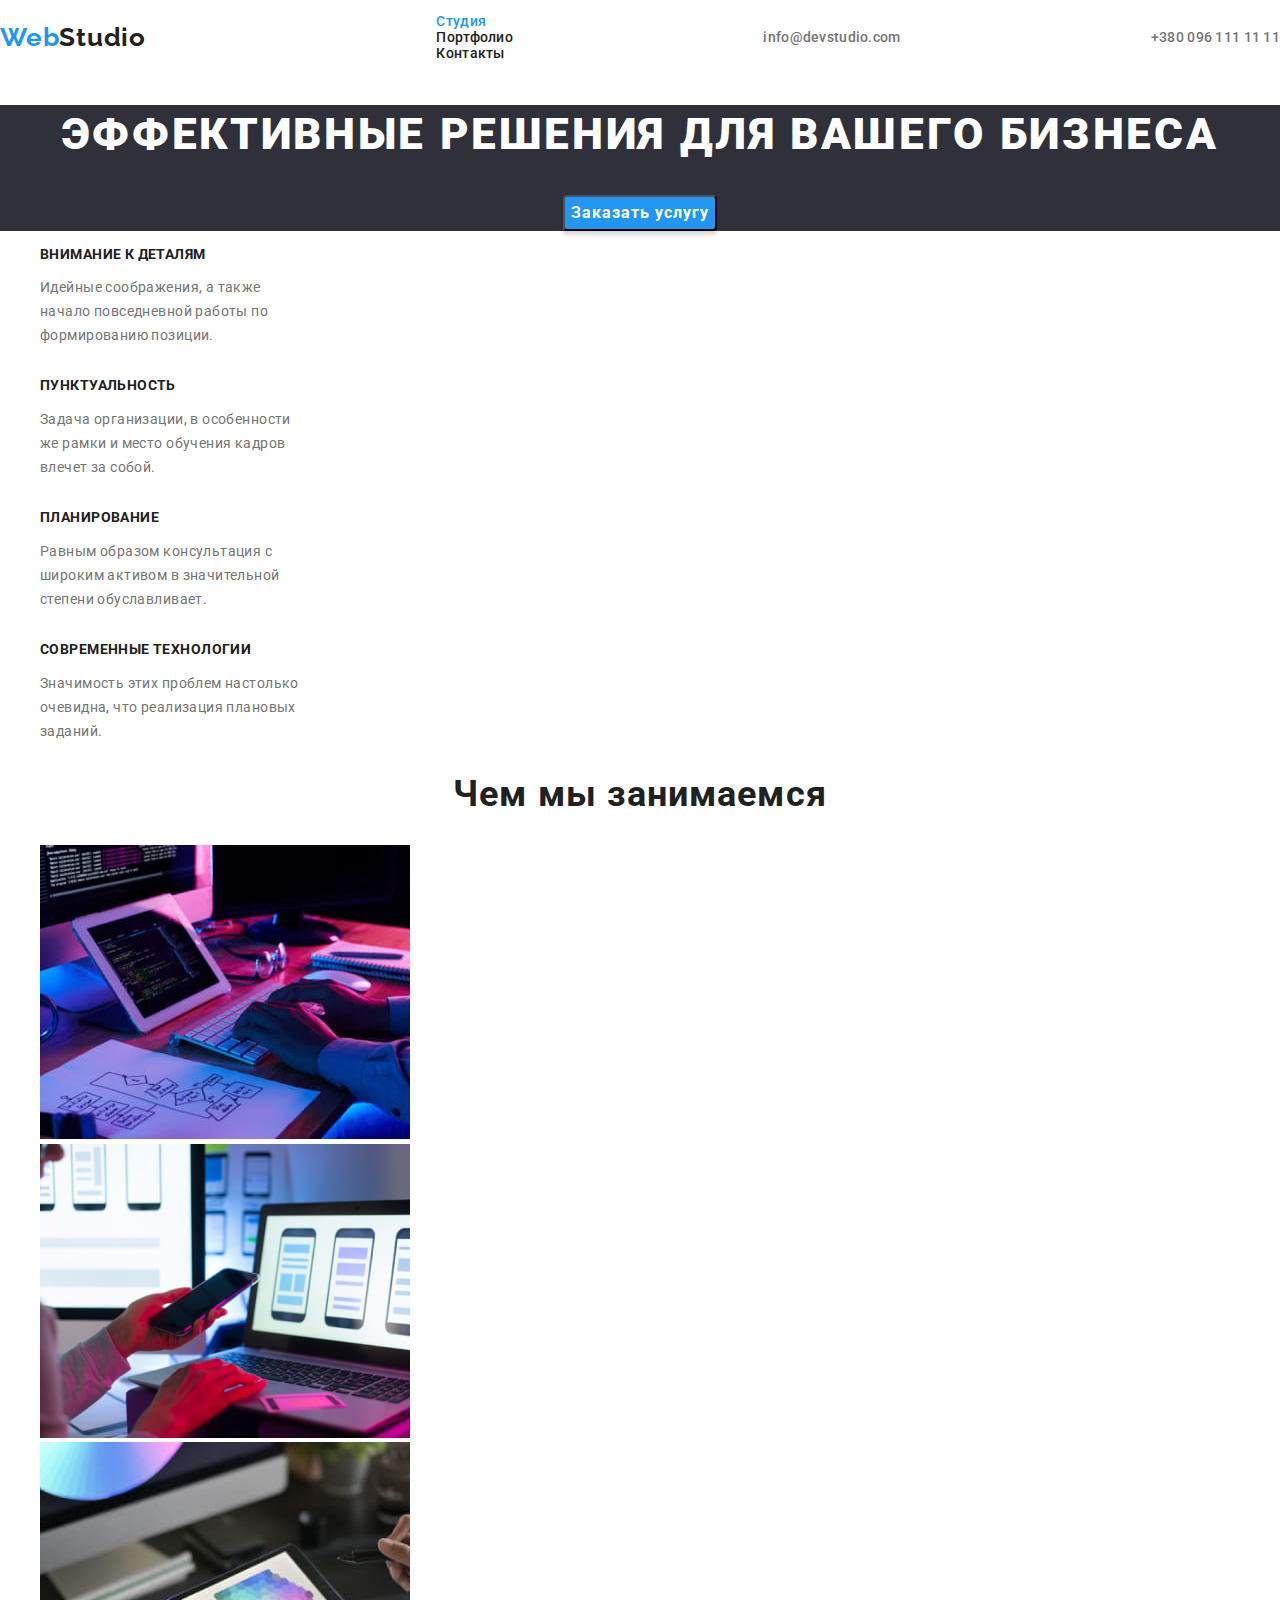
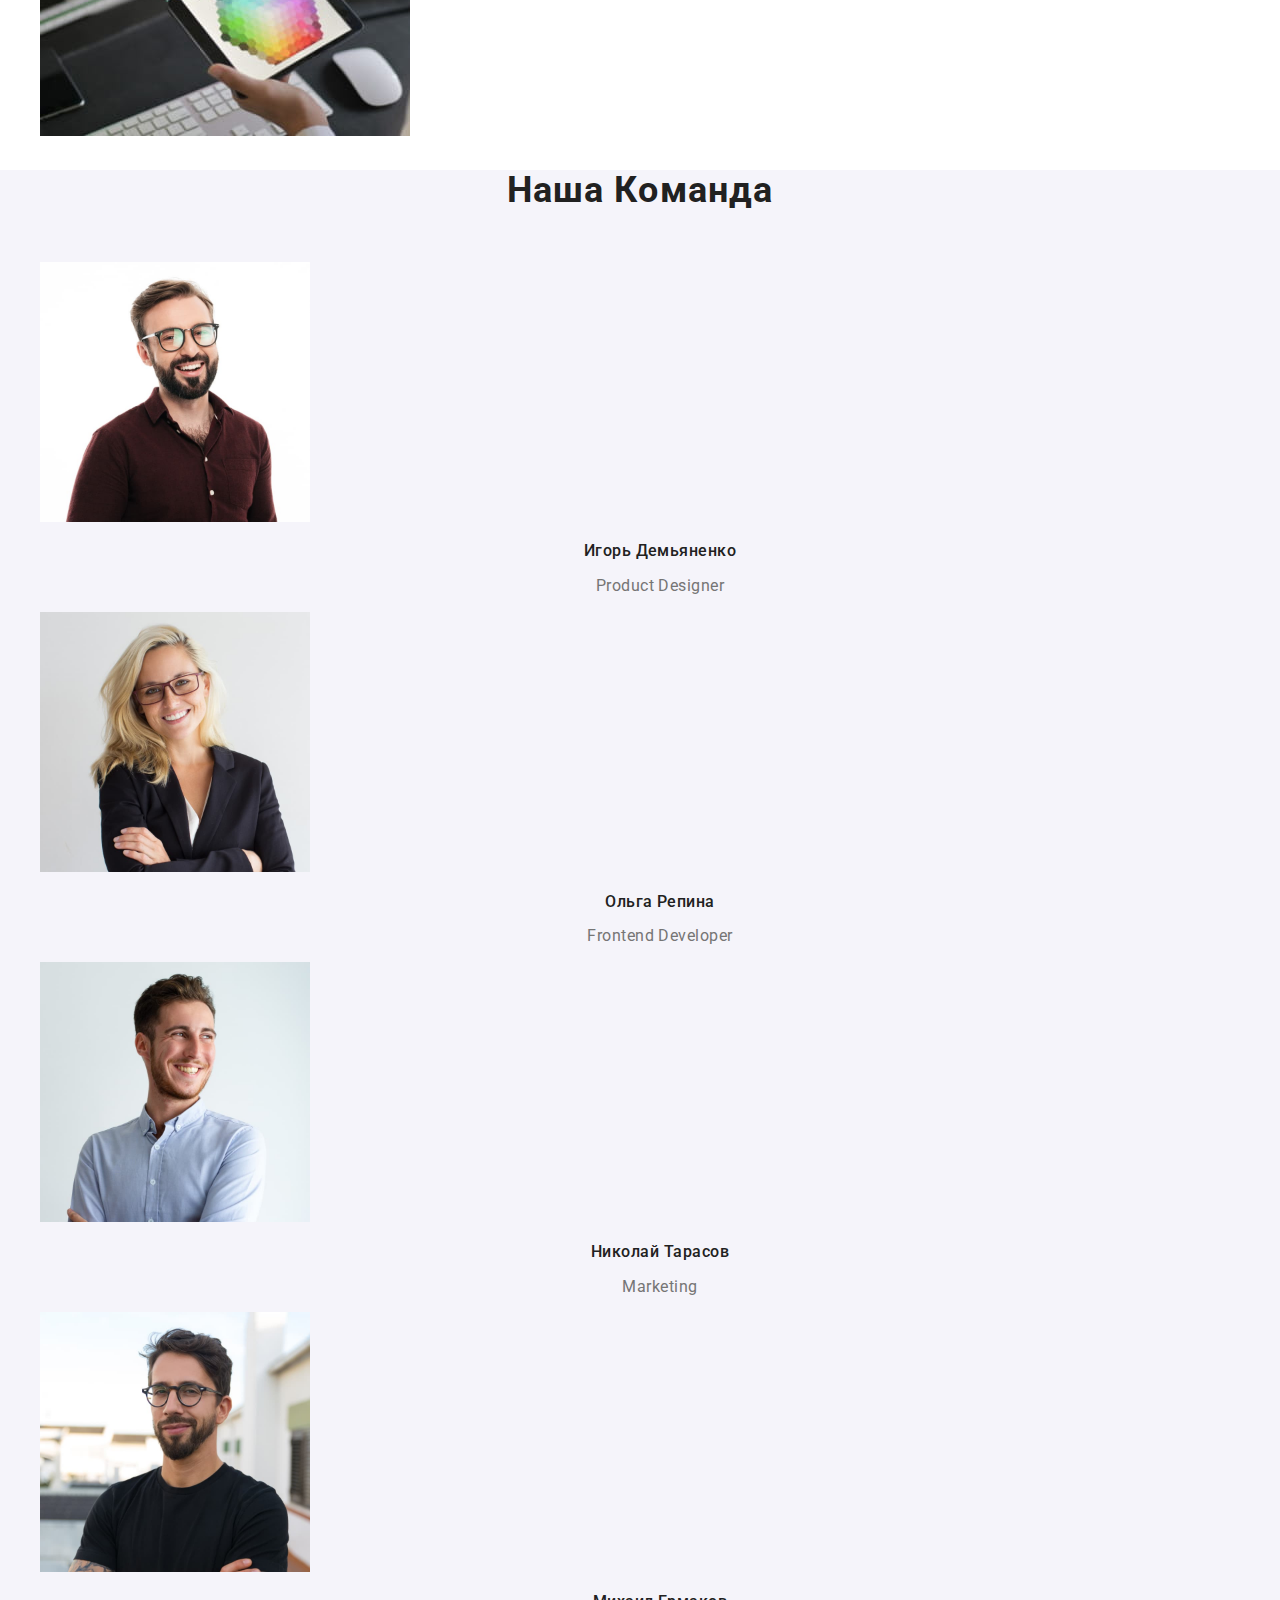
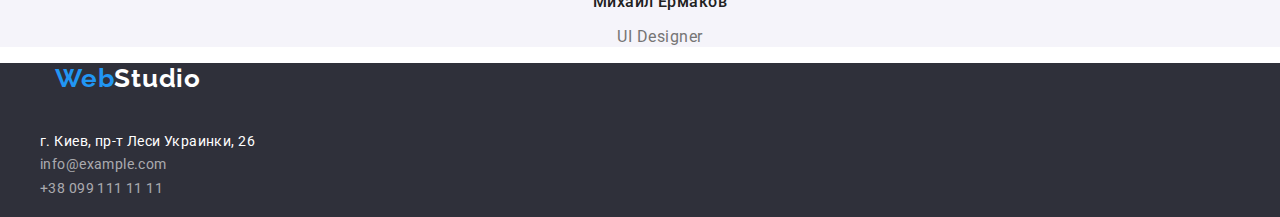
<file: index.html>
<!DOCTYPE html>
<html lang="ru">
  <head>
    <meta charset="UTF-8" />
    <meta name="viewport" content="width=device-width, initial-scale=1.0" />
    <title>Студия</title>
    <link rel="preconnect" href="https://fonts.googleapis.com" />
    <link rel="preconnect" href="https://fonts.gstatic.com" crossorigin />
    <link
      rel="stylesheet"
      href="https://cdnjs.cloudflare.com/ajax/libs/modern-normalize/1.0.0/modern-normalize.min.css"
    />
    <link
      href="https://fonts.googleapis.com/css2?family=Raleway:wght@700&family=Roboto:wght@400;500;700;900&display=swap"
      rel="stylesheet"
    />
    <link rel="stylesheet" href="./css/styles.css" />
  </head>
  <body>
    <!-- верхняя линия -->
    <header class="header">
      <div class="logo">
        <a class="logo link" href="./index.html">Web<span>Studio</span></a>
      </div>
      <nav class="header-navigation">
        <ul class="site-nav list">
          <li class="header-item">
            <a href="#" class="header-link current link">Студия</a>
          </li>
          <li class="header-item">
            <a href="./portfolio.html" class="header-link link">Портфолио</a>
          </li>
          <li class="header-item">
            <a href="#" class="header-link link">Контакты</a>
          </li>
        </ul>
      </nav>
      <div class="header-navigation">
        <a class="navigation-link link" href="mailto:info@devstudio.com"
          >info@devstudio.com</a
        >
      </div>
      <div class="header-navigation">
        <a class="navigation-link link" href="tel:+3800961111111"
          >+380 096 111 11 11</a
        >
      </div>
    </header>
    <!-- tagline -->
    <main>
      <section class="hero">
        <h1 class="hero-title">эффективные решения для вашего бизнеса</h1>
        <button class="hero-button" type="button">Заказать услугу</button>
      </section>
      <!-- особенности -->
      <section class="description-section">
        <ul class="description list">
          <li class="description-item">
            <h3 class="title">ВНИМАНИЕ К ДЕТАЛЯМ</h3>
            <p class="descroption-text">
              Идейные соображения, а также начало повседневной работы по
              формированию позиции.
            </p>
          </li>
          <li class="description-item">
            <h3 class="title">ПУНКТУАЛЬНОСТЬ</h3>
            <p class="descroption-text">
              Задача организации, в особенности же рамки и место обучения кадров
              влечет за собой.
            </p>
          </li>
          <li class="description-item">
            <h3 class="title">ПЛАНИРОВАНИЕ</h3>
            <p class="descroption-text">
              Равным образом консультация с широким активом в значительной
              степени обуславливает.
            </p>
          </li>
          <li class="description-item">
            <h3 class="title">СОВРЕМЕННЫЕ ТЕХНОЛОГИИ</h3>
            <p class="descroption-text">
              Значимость этих проблем настолько очевидна, что реализация
              плановых заданий.
            </p>
          </li>
        </ul>
      </section>
      <!-- чем мы занимаемся -->
      <section class="about-section">
        <h2 class="about-title">Чем мы занимаемся</h2>
        <ul class="about-list list">
          <li class="about-item">
            <img
              src="./img/img.jpg"
              alt="пальцы на клавиатуре печатают код"
              width="370"
              height="294"
            />
          </li>
          <li class="about-item">
            <img
              src="./img/img-2.jpg"
              alt="женщина с телефоном в руках смотрит на экран ноутбука"
              width="370"
              height="294"
            />
          </li>
          <li class="about-item">
            <img
              src="./img/img-3.jpg"
              alt="девушка на планшете смотрит на цветовую палитру"
              width="370"
              height="294"
            />
          </li>
        </ul>
      </section>
      <!-- наша команда -->
      <section class="team-section">
        <h2 class="team-title">Наша Команда</h2>
        <ul class="team-description list">
          <li class="team-section-item">
            <img
              src="./img/img01.jpg"
              alt="продукт дизайнер"
              width="270"
              height="260"
            />
            <h3 class="team-name">Игорь Демьяненко</h3>
            <p class="team-item-text">Product Designer</p>
          </li>
          <li class="team-section-item">
            <img
              src="./img/img02.jpg"
              alt="фронтэнд разработчик"
              width="270"
              height="260"
            />
            <h3 class="team-name">Ольга Репина</h3>
            <p class="team-item-text">Frontend Developer</p>
          </li>
          <li class="team-section-item">
            <img
              src="./img/img03.jpg"
              alt="маркетинг"
              width="270"
              height="260"
            />
            <h3 class="team-name">Николай Тарасов</h3>
            <p class="team-item-text">Marketing</p>
          </li>
          <li class="team-section-item">
            <img
              src="./img/img04.jpg"
              alt="UI дизайнер"
              width="270"
              height="260"
            />
            <h3 class="team-name">Михаил Ермаков</h3>
            <p class="team-item-text">UI Designer</p>
          </li>
        </ul>
      </section>
    </main>
    <!-- подвал -->
    <footer class="footer">
      <div class="footer-design">
        <a class="logo logo-white link" href="#">Web<span>Studio</span></a>
      </div>
      <!--адрес-->
      <address class="footer-contacts">
        <ul class="footer-list list">
          <li class="footer-item">
            <a class="adress link" href="https://goo.gl/maps/Gm489NzdUtgBx8p3A"
              >г. Киев, пр-т Леси Украинки, 26</a
            >
          </li>
          <li class="footer-item">
            <a class="footer-link link" href="mailto:info@example.com"
              >info@example.com</a
            >
          </li>
          <li class="footer-item">
            <a class="footer-link link" href="tel:+380991111111"
              >+38 099 111 11 11</a
            >
          </li>
        </ul>
      </address>
    </footer>
  </body>
</html>
</file>
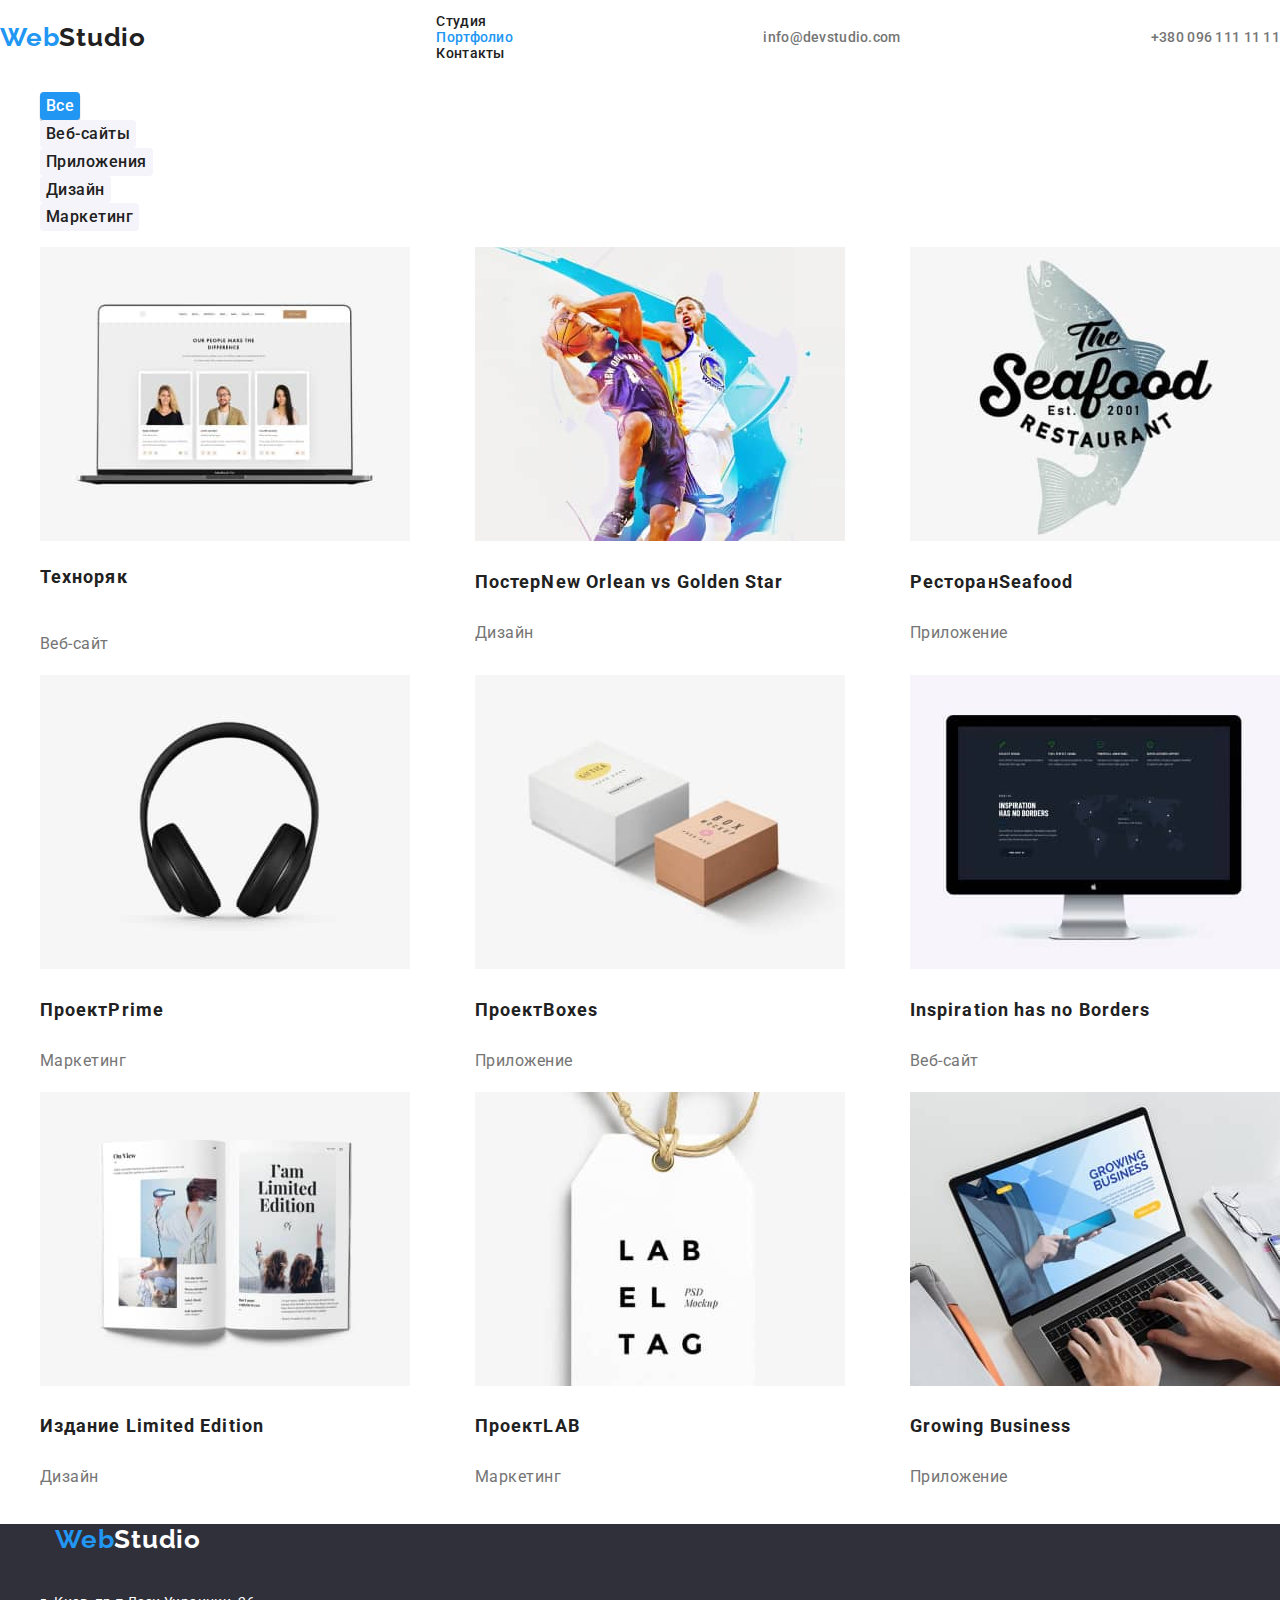
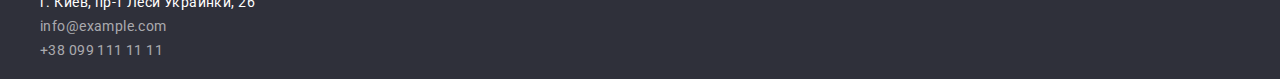
<file: portfolio.html>
<!DOCTYPE html>
<html lang="ru">
  <head>
    <meta charset="UTF-8" />
    <meta name="viewport" content="width=device-width, initial-scale=1.0" />
    <title>Портфолио</title>
    <link rel="preconnect" href="https://fonts.googleapis.com" />
    <link rel="preconnect" href="https://fonts.gstatic.com" crossorigin />
    <link
      rel="stylesheet"
      href="https://cdnjs.cloudflare.com/ajax/libs/modern-normalize/1.0.0/modern-normalize.min.css"
    />
    <link
      href="https://fonts.googleapis.com/css2?family=Raleway:wght@700&family=Roboto:wght@400;500;700;900&display=swap"
      rel="stylesheet"
    />
    <link rel="stylesheet" href="./css/styles.css" />
  </head>
  <body>
    <!-- верхняя линия -->
    <header class="header">
      <div class="logo">
        <a class="logo link" href="./index.html">Web<span>Studio</span></a>
      </div>
      <nav class="header-navigation">
        <ul class="site-nav list">
          <li class="header-item">
            <a href="./index.html" class="header-link link">Студия</a>
          </li>
          <li class="header-item">
            <a href="#" class="header-link current link">Портфолио</a>
          </li>
          <li class="header-item">
            <a href="#" class="header-link link">Контакты</a>
          </li>
        </ul>
      </nav>
      <div class="header-navigation">
        <a class="navigation-link link" href="mailto:info@devstudio.com"
          >info@devstudio.com</a
        >
      </div>
      <div class="header-navigation">
        <a class="navigation-link link" href="tel:+3800961111111"
          >+380 096 111 11 11</a
        >
      </div>
    </header>
    <!-- tagline -->
    <main>
      <section class="portfolio-section">
        <ul class="menu-list list">
          <li class="menu-item list">
            <button type="button" class="menu-button active">Все</button>
          </li>
          <li class="menu-item list">
            <button type="button" class="menu-button">Веб-сайты</button>
          </li>
          <li class="menu-item list">
            <button type="button" class="menu-button">Приложения</button>
          </li>
          <li class="menu-item list">
            <button type="button" class="menu-button">Дизайн</button>
          </li>
          <li class="menu-item list">
            <button type="button" class="menu-button">Маркетинг</button>
          </li>
        </ul>
        <ul class="portfolio list">
          <li class="portfolio-item">
            <img
              src="./img/techno1.jpg"
              alt="фото-карточки сотрудников на экране монитора"
              width="370"
              height="294"
            />
            <h3 class="portfolio-name">Техноряк</h3>
            <p class="portfolio-text">Веб-сайт</p>
          </li>
          <li>
            <img
              src="./img/poster2.jpg"
              alt="два баскетболиста соперничают"
              width="370"
              height="294"
            />
            <h3 class="portfolio-name">
              Постер<span lang="en">New Orlean vs Golden Star</span>
            </h3>
            <p class="portfolio-text">Дизайн</p>
          </li>
          <li>
            <img
              src="./img/restoran3.jpg"
              alt="лого ресторана"
              width="370"
              height="294"
            />
            <h3 class="portfolio-name">
              Ресторан<span lang="en">Seafood</span>
            </h3>
            <p class="portfolio-text">Приложение</p>
          </li>
          <li>
            <img
              src="./img/project4.jpg"
              alt="ченрые наушники на белом фоне"
              width="370"
              height="294"
            />
            <h3 class="portfolio-name">Проект<span lang="en">Prime</span></h3>
            <p class="portfolio-text">Маркетинг</p>
          </li>
          <li>
            <img
              src="./img/boxes5.jpg"
              alt="две коробки"
              width="370"
              height="294"
            />
            <h3 class="portfolio-name">Проект<span lang="en">Boxes</span></h3>
            <p class="portfolio-text">Приложение</p>
          </li>
          <li>
            <img
              src="./img/insp6.jpg"
              alt="монитор с картой"
              width="370"
              height="294"
            />
            <h3 class="portfolio-name">
              <span lang="en">Inspiration has no Borders</span>
            </h3>
            <p class="portfolio-text">Веб-сайт</p>
          </li>
          <li>
            <img
              src="./img/limited7.jpg"
              alt="раскрытый журнал"
              width="370"
              height="294"
            />
            <h3 class="portfolio-name">
              <span lang="en">Издание Limited Edition</span>
            </h3>
            <p class="portfolio-text">Дизайн</p>
          </li>
          <li>
            <img
              src="./img/lab8.jpg"
              alt="лэйба с надписью"
              width="370"
              height="294"
            />
            <h3 class="portfolio-name">Проект<span lang="en">LAB</span></h3>
            <p class="portfolio-text">Маркетинг</p>
          </li>
          <li>
            <img
              src="./img/business9.jpg"
              alt="человек за ноутбуком"
              width="370"
              height="294"
            />
            <h3 class="portfolio-name">
              <span lang="en">Growing Business</span>
            </h3>
            <p class="portfolio-text">Приложение</p>
          </li>
        </ul>
      </section>
    </main>
    <!-- подвал -->
    <footer class="footer">
      <div class="footer-design">
        <a class="logo logo-white link" href="#">Web<span>Studio</span></a>
      </div>
      <!--адрес-->
      <address class="footer-contacts">
        <ul class="footer-list list">
          <li class="footer-item">
            <a class="adress link" href="https://goo.gl/maps/Gm489NzdUtgBx8p3A"
              >г. Киев, пр-т Леси Украинки, 26</a
            >
          </li>
          <li class="footer-item">
            <a class="footer-link link" href="mailto:info@example.com"
              >info@example.com</a
            >
          </li>
          <li class="footer-item">
            <a class="footer-link link" href="tel:+380991111111"
              >+38 099 111 11 11</a
            >
          </li>
        </ul>
      </address>
    </footer>
  </body>
</html>
</file>
<file: css/styles.css>
:root {
  --primary-text-color: #212121;
  --second-text-color: #ffffff;
  --accent-color: #2196f3;
  --hero-bg-color: #2f303a;
  --paragraph-color: #757575;
  --link-color: #757575;
  --footer-link-color: rgba(255, 255, 255, 0.6);
  --team-bg-color: #f5f4fa;
  --footer-bg-color: #2f303a;
  --first-button-color: #ffffff;
  --second-button-color: #212121;
  --main-bg-lite-color: #ffffff;
}

body {
  font-family: Roboto, sans-serif;
  background-color: var(--second-text-color);
  color: var(--primary-text-color);
  padding: 0;
  margin: 0;
  border: none;
  outline: none;
}

.list {
  list-style: none;
}

.link {
  text-decoration: none;
}

/* ------HEADER------ */

.header-link {
  font-weight: 500;
  font-size: 14px;
  line-height: 1.14;
  letter-spacing: 0.02em;
  color: var(--primary-text-color);
}

.navigation-link {
  font-weight: 500;
  font-size: 14px;
  line-height: 1.14;
  letter-spacing: 0.02em;
  color: var(--link-color);
}
.navigation-link:hover,
.navigation-link:focus {
  color: var(--accent-color);
}

.header {
  display: flex;
  justify-content: space-between;
  align-items: center;
  background-color: var(--main-bg-lite-color);
}
.header-navigation {
  display: flex;
  align-items: center;
  font-weight: 500;
  font-size: 14px;
  line-height: 1.14;
  letter-spacing: 0.02em;
}

.site-nav-list {
  width: 294px;
  height: 16px;
  left: 453px;
  top: 32px;
}

.header-item {
  display: flex;
  align-items: center;
  font-size: 14px;
  line-height: 1.14;
  letter-spacing: 0.02em;
}
.header-link:hover,
.header-link:focus {
  color: var(--accent-color);
}

.site-nav .header-link.current {
  color: var(--accent-color);
}

.logo {
  font-family: Raleway;
  font-weight: 700;
  font-size: 26px;
  line-height: 1.19;
  letter-spacing: 0.03em;
  color: var(--accent-color);
}
.logo span {
  color: var(--primary-text-color);
}

a {
  text-decoration: none;
  color: inherit;
  cursor: pointer;
}

/* ------HERO------ */
.hero {
  background-color: var(--hero-bg-color);
}
.hero-title {
  font-family: Roboto;
  font-style: normal;
  font-weight: 900;
  font-size: 44px;
  line-height: 1.36;
  text-align: center;
  letter-spacing: 0.06em;
  text-transform: uppercase;
  color: var(--second-text-color);
}
.hero-button {
  font-weight: 700;
  font-family: inherit;
  font-size: 16px;
  line-height: 1.87;
  display: flex;
  align-items: center;
  text-align: center;
  letter-spacing: 0.06em;
  color: var(--first-button-color);
  margin: 0 auto;
}
.hero-button {
  background: var(--accent-color);
  box-shadow: 0px 4px 4px rgba(0, 0, 0, 0.15);
  border-radius: 4px;
}

/* Sections */
.title {
  color: var(--primary-text-color);
  font-family: Roboto;
  font-style: normal;
  font-weight: bold;
  font-size: 14px;
  line-height: 1.14;
  letter-spacing: 0.03em;
  text-transform: uppercase;
}

.description-item {
  font-weight: normal;
  width: 270px;
  font-size: 14px;
  line-height: 1.71;
  letter-spacing: 0.03em;
  color: var(--paragraph-color);
  margin-bottom: 30px;
}

/* ------ABOUT------ */

.about-title {
  font-family: Roboto;
  font-style: normal;
  font-weight: 700;
  font-size: 36px;
  line-height: 1.16;
  text-align: center;
  letter-spacing: 0.03em;
  color: var(--primary-text-color);
}
.about-item {
  mix-blend-mode: normal;
}

/* ------TEAM------ */

.team-section {
  background-color: var(--team-bg-color);
}
.team-title {
  text-align: center;
  font-weight: bold;
  font-size: 36px;
  line-height: 1.16;
  margin-bottom: 50px;
  letter-spacing: 0.03em;
  color: var(--primary-text-color);
}
.team-item {
  background: #ffffff;
  box-shadow: 0px 1px 3px rgba(0, 0, 0, 0.12), 0px 1px 1px rgba(0, 0, 0, 0.14),
    0px 2px 1px rgba(0, 0, 0, 0.2);
  border-radius: 0px 0px 4px 4px;
}
.team-name {
  font-weight: 500;
  font-size: 16px;
  line-height: 1.18;
  text-align: center;
  letter-spacing: 0.03em;
}
.team-item-text {
  font-size: 16px;
  line-height: 1.18;
  text-align: center;
  letter-spacing: 0.03em;
  color: var(--paragraph-color);
}

/* ------FOOTER------ */
.logo-white span {
  color: var(--second-text-color);
}

.footer {
  background: var(--footer-bg-color);
  color: var(--second-text-color);
}
.footer-design {
  width: 1170px;
  margin: 0 auto;
}
.footer-contacts {
  display: flex;
  flex-direction: column;
  margin-top: 20px;
}
.footer-link {
  font-style: normal;
  font-size: 14px;
  line-height: 1.71;
  letter-spacing: 0.03em;
  color: var(--footer-link-color);
  margin-bottom: 9px;
}
.footer-link:hover,
.footer-link:focus {
  color: var(--accent-color);
}
.footer-item > a.adress {
  font-size: 14px;
  line-height: 1.71;
  letter-spacing: 0.03em;
  color: var(--second-text-color);
  font-style: normal;
}
/* --------------------PORTFOLIO-------------------- */
.portfolio {
  display: flex;
  flex-wrap: wrap;
  justify-content: space-between;
}
.portfolio-item {
  display: flex;
  flex-direction: column;
}
.portfolio-name {
  font-family: Roboto;
  font-style: normal;
  font-weight: bold;
  font-size: 18px;
  line-height: 2;
  letter-spacing: 0.06em;
}
.portfolio-text {
  font-size: 16px;
  line-height: 1.87;
  letter-spacing: 0.03em;
  color: var(--paragraph-color);
}

.menu-button {
  font-weight: 500;
  font-size: 16px;
  line-height: 1.62;
  text-align: center;
  letter-spacing: 0.03em;
  color: var(--second-button-color);
  font-family: inherit;
  cursor: pointer;
  border: none;
  background: #f5f4fa;
  border-radius: 4px;
}

.menu-button:hover,
.menu-button:focus {
  background-color: var(--accent-color);
  color: var(--second-text-color);
}

.active {
  color: var(--second-text-color);
  background-color: var(--accent-color);
  box-shadow: 0px 3px 1px rgba(0, 0, 0, 0.1), 0px 1px 2px rgba(0, 0, 0, 0.08),
    0px 2px 2px rgba(0, 0, 0, 0.12);
}
</file>
